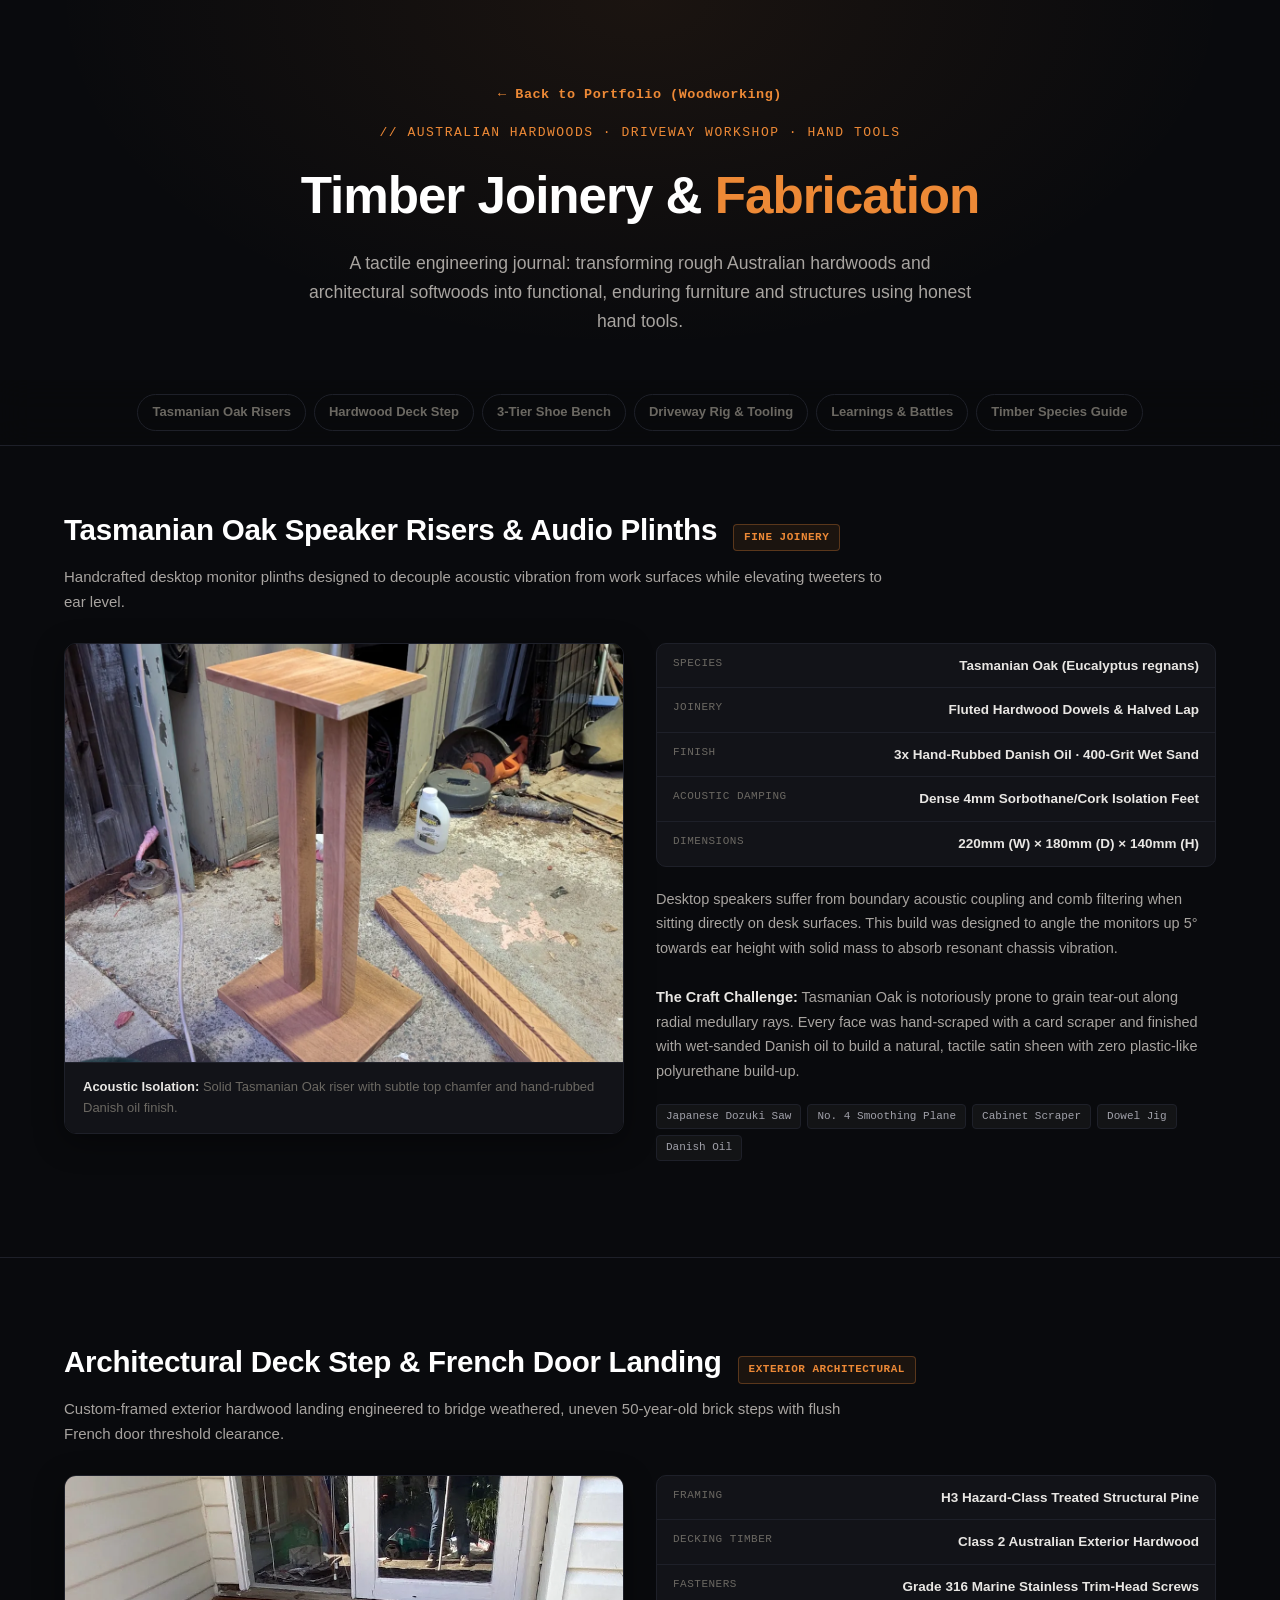
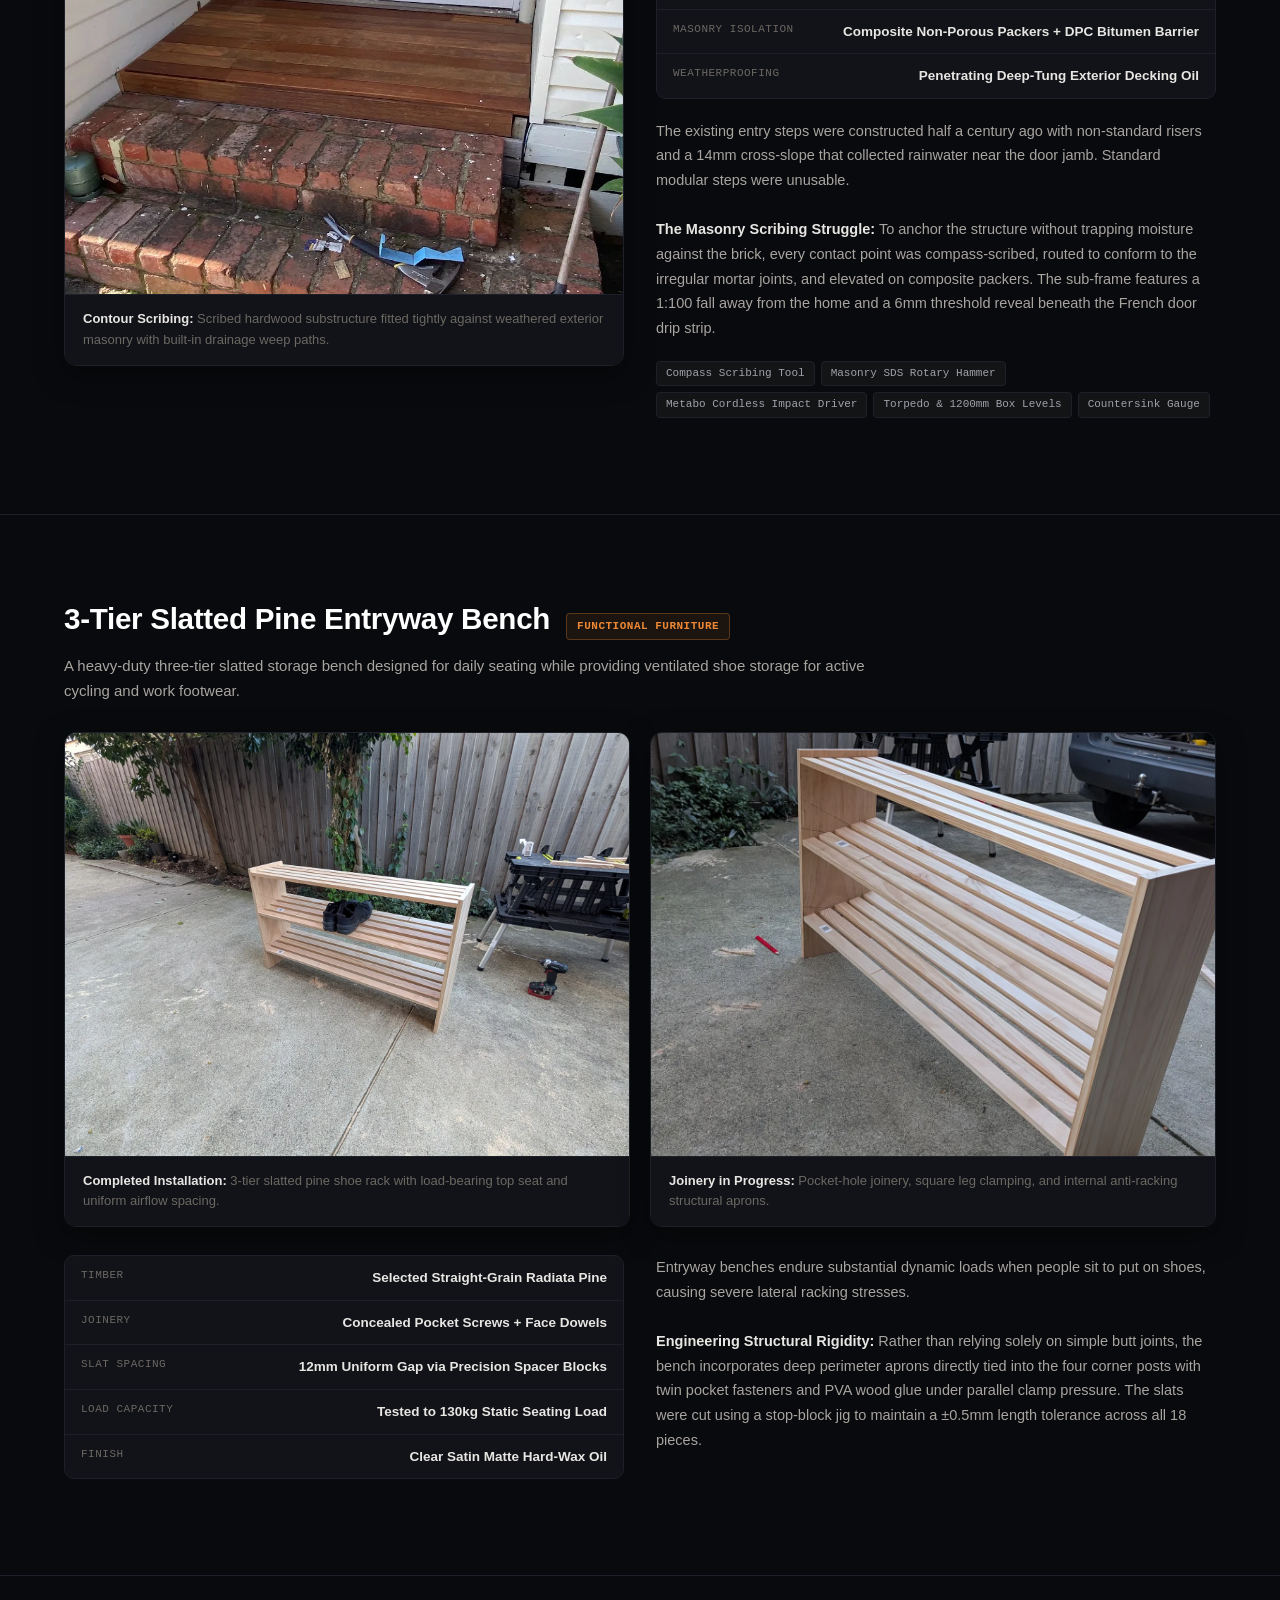
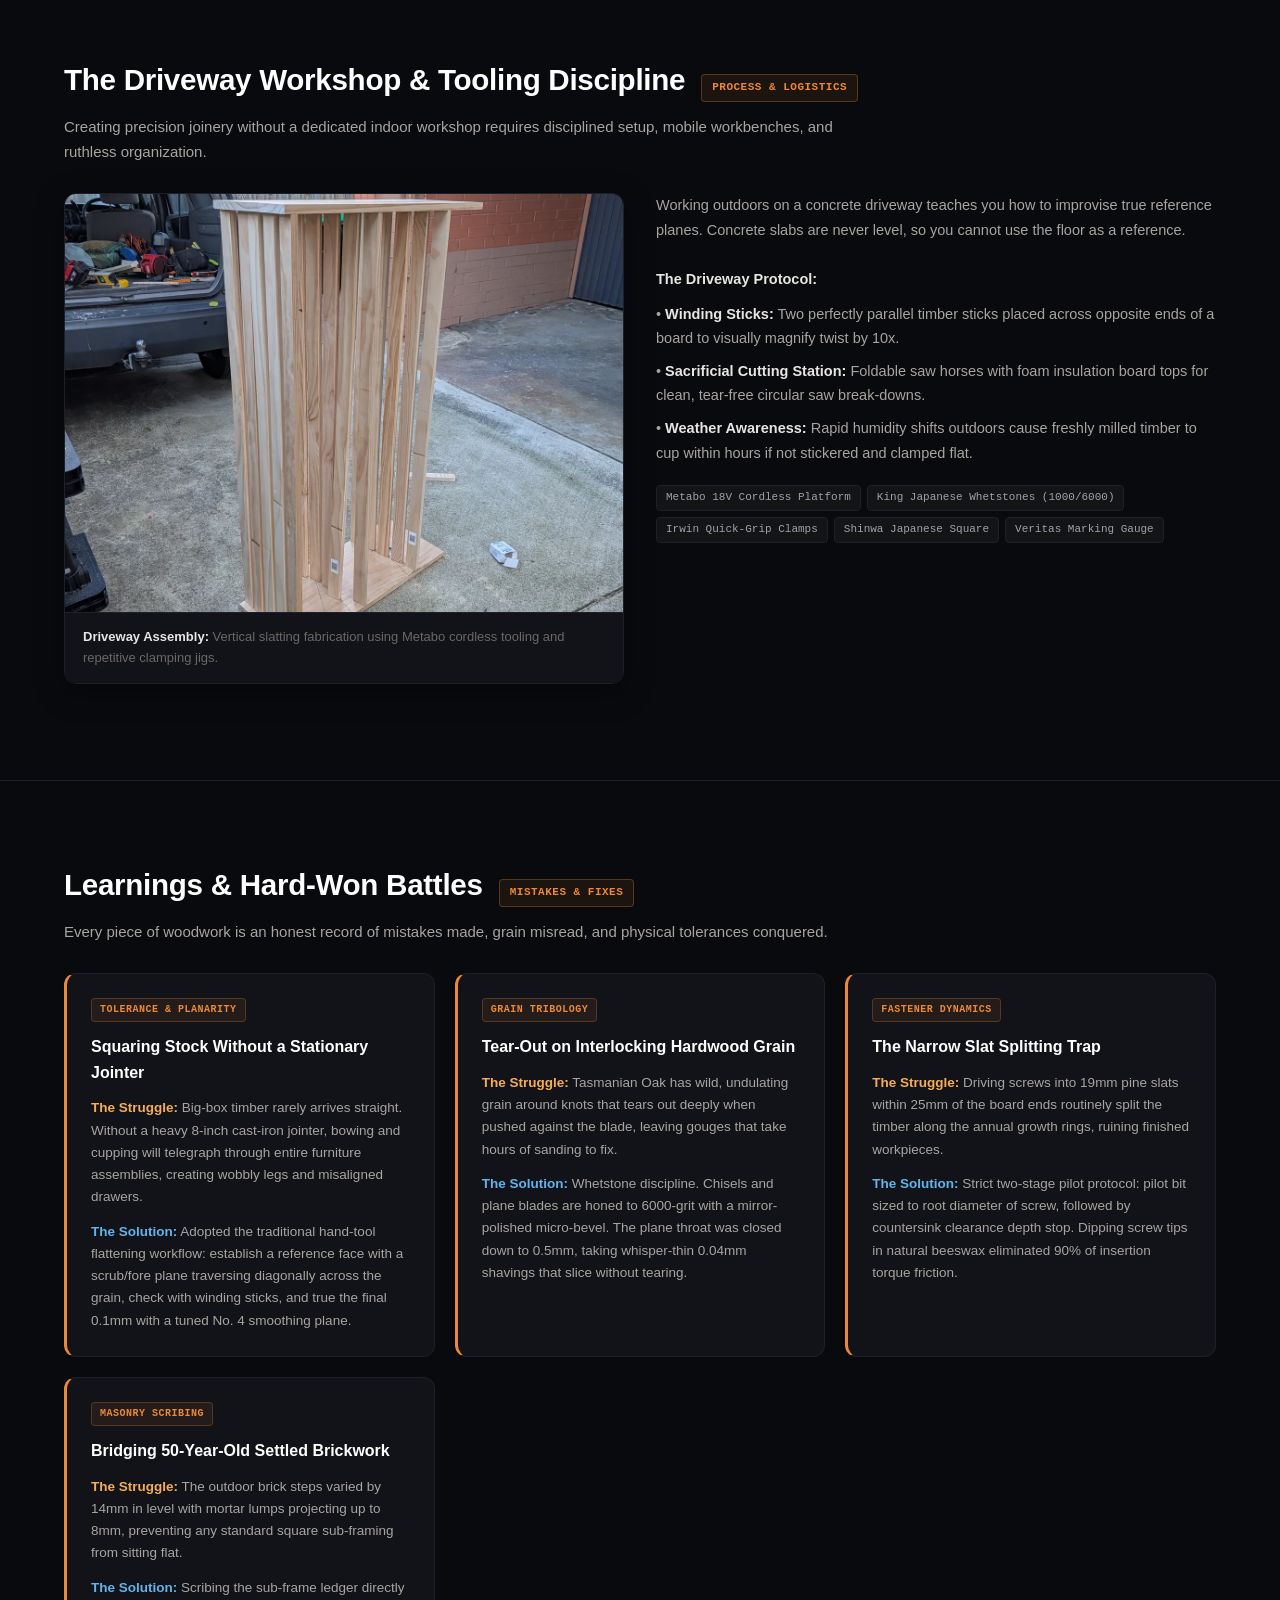
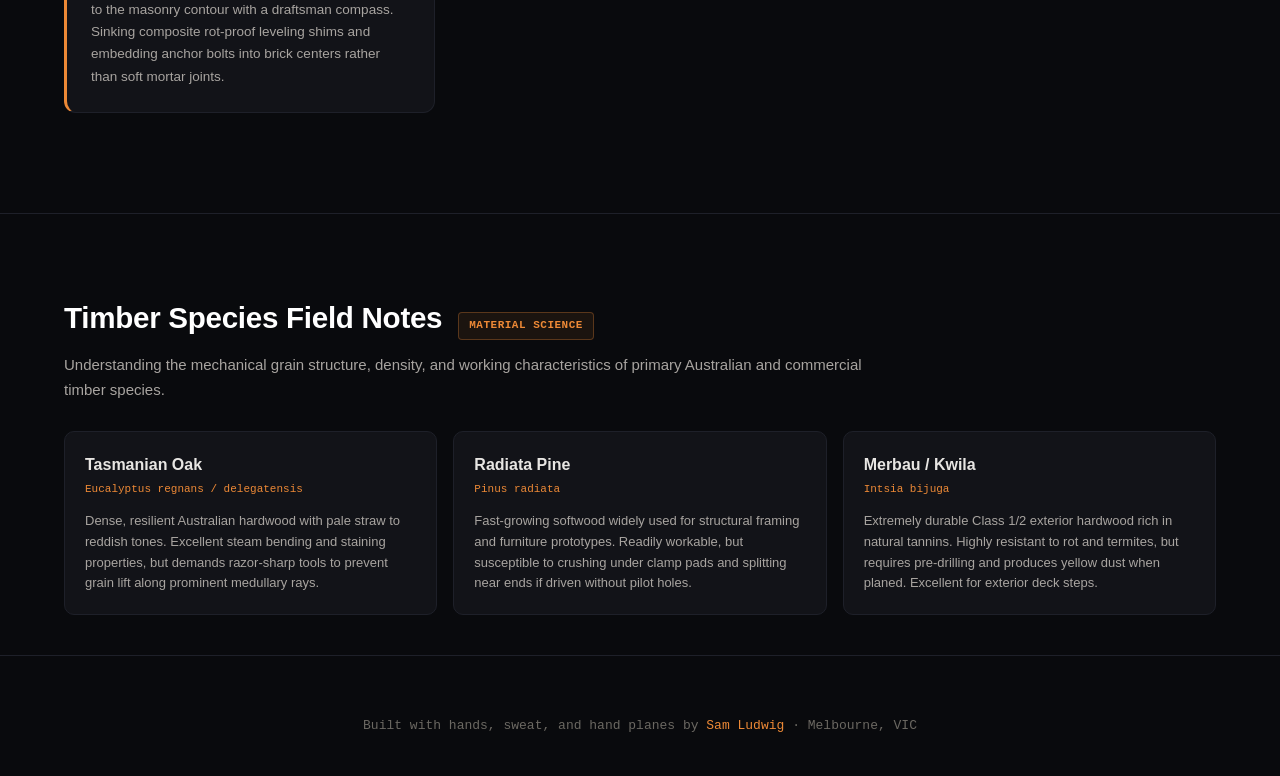
<file: woodworking.html>
<!DOCTYPE html>
<html lang="en">
<head>
    <meta charset="UTF-8">
    <meta name="viewport" content="width=device-width, initial-scale=1.0">
    <title>Timber Joinery & Workshop Fabrication — Sam Ludwig</title>
    <meta name="description" content="Handcrafted furniture, audio risers, and architectural exterior woodwork built with Australian hardwoods, hand tools, and driveway workshop constraints by Sam Ludwig.">
    <link rel="icon" type="image/svg+xml" href="favicon.svg">
    <style>
        *, *::before, *::after { box-sizing: border-box; margin: 0; padding: 0 }
        :root {
            --bg: #090a0d;
            --card: #121318;
            --card-hover: #181920;
            --border: #1e2029;
            --accent: #ed8936;
            --accent-glow: rgba(237, 137, 54, 0.15);
            --accent-subtle: rgba(237, 137, 54, 0.08);
            --text: #e8e6e3;
            --text-secondary: #a8a4a0;
            --text-dim: #6b6862;
            --font-sans: 'Inter', -apple-system, BlinkMacSystemFont, 'Segoe UI', sans-serif;
            --font-mono: 'JetBrains Mono', 'SF Mono', 'Fira Code', 'Cascadia Code', monospace;
        }
        html { scroll-behavior: smooth }
        body {
            font-family: var(--font-sans);
            background: var(--bg);
            color: var(--text);
            line-height: 1.6;
            -webkit-font-smoothing: antialiased;
        }

        /* Hero */
        .hero {
            text-align: center;
            padding: 80px 24px 44px;
            background: radial-gradient(ellipse at 50% 0%, var(--accent-subtle) 0%, transparent 65%);
        }
        .hero .back-link {
            display: inline-block;
            margin-bottom: 16px;
            color: var(--accent);
            text-decoration: none;
            font-family: var(--font-mono);
            font-size: 13.5px;
            font-weight: 600;
            letter-spacing: 0.5px;
            transition: opacity 0.2s;
        }
        .hero .back-link:hover { opacity: 0.8; }
        .hero .tagline {
            font-family: var(--font-mono);
            font-size: 13px;
            color: var(--accent);
            margin-bottom: 12px;
            letter-spacing: 1.5px;
            text-transform: uppercase;
        }
        .hero h1 {
            font-size: clamp(2rem, 5vw, 3.2rem);
            font-weight: 800;
            letter-spacing: -0.02em;
            margin-bottom: 12px;
            color: #fff;
        }
        .hero h1 .accent { color: var(--accent) }
        .hero p {
            color: var(--text-secondary);
            font-size: 1.1rem;
            max-width: 680px;
            margin: 0 auto;
            line-height: 1.65;
        }

        /* Nav */
        .wood-nav {
            display: flex;
            justify-content: center;
            gap: 8px;
            padding: 14px 20px;
            flex-wrap: wrap;
            position: sticky;
            top: 0;
            z-index: 100;
            background: rgba(9, 10, 13, 0.92);
            backdrop-filter: blur(16px);
            -webkit-backdrop-filter: blur(16px);
            border-bottom: 1px solid var(--border);
        }
        .wood-nav a {
            padding: 7px 14px;
            border-radius: 20px;
            font-size: 13px;
            font-weight: 600;
            color: var(--text-dim);
            text-decoration: none;
            border: 1px solid var(--border);
            transition: all 0.2s;
        }
        .wood-nav a:hover {
            color: var(--accent);
            border-color: var(--accent);
            background: var(--accent-subtle);
        }

        /* Sections */
        .wood-section {
            max-width: 1200px;
            margin: 0 auto;
            padding: 60px 24px 40px;
        }
        .section-header {
            display: flex;
            align-items: baseline;
            gap: 16px;
            margin-bottom: 12px;
            flex-wrap: wrap;
        }
        .section-header h2 {
            font-size: 1.85rem;
            font-weight: 700;
            letter-spacing: -0.01em;
            color: #fff;
        }
        .badge {
            font-family: var(--font-mono);
            font-size: 11px;
            font-weight: 700;
            text-transform: uppercase;
            padding: 4px 10px;
            border-radius: 4px;
            letter-spacing: 0.5px;
            background: var(--accent-subtle);
            color: var(--accent);
            border: 1px solid rgba(237, 137, 54, 0.3);
        }
        .section-desc {
            color: var(--text-secondary);
            font-size: 15px;
            max-width: 820px;
            line-height: 1.65;
            margin-bottom: 28px;
        }

        /* Two-Column Project Showcase */
        .project-showcase {
            display: grid;
            grid-template-columns: 1fr 1fr;
            gap: 32px;
            align-items: start;
            margin-bottom: 36px;
        }
        .showcase-media {
            border: 1px solid var(--border);
            border-radius: 12px;
            overflow: hidden;
            background: #000;
            box-shadow: 0 8px 30px rgba(0, 0, 0, 0.4);
        }
        .showcase-img {
            width: 100%;
            height: auto;
            display: block;
            object-fit: cover;
            aspect-ratio: 4 / 3;
            transition: transform 0.4s ease;
        }
        .showcase-media:hover .showcase-img {
            transform: scale(1.03);
        }
        .showcase-caption {
            padding: 14px 18px;
            font-size: 13px;
            color: var(--text-dim);
            border-top: 1px solid var(--border);
            background: var(--card);
        }
        .showcase-caption strong { color: var(--text); }

        .showcase-info {
            display: flex;
            flex-direction: column;
            gap: 20px;
        }
        .spec-list {
            background: var(--card);
            border: 1px solid var(--border);
            border-radius: 10px;
            overflow: hidden;
        }
        .spec-row {
            display: flex;
            justify-content: space-between;
            padding: 11px 16px;
            border-bottom: 1px solid var(--border);
            font-size: 13.5px;
        }
        .spec-row:last-child { border-bottom: none; }
        .spec-key {
            font-family: var(--font-mono);
            font-size: 11px;
            text-transform: uppercase;
            letter-spacing: 0.5px;
            color: var(--text-dim);
        }
        .spec-val {
            font-weight: 600;
            color: var(--text);
            text-align: right;
        }

        .showcase-narrative {
            font-size: 14.5px;
            color: var(--text-secondary);
            line-height: 1.7;
        }
        .showcase-narrative strong { color: var(--text); }

        .tools-pills {
            display: flex;
            flex-wrap: wrap;
            gap: 6px;
        }
        .tool-pill {
            font-family: var(--font-mono);
            font-size: 11px;
            background: rgba(255, 255, 255, 0.04);
            border: 1px solid var(--border);
            padding: 3px 9px;
            border-radius: 4px;
            color: #a1a1aa;
        }

        /* Dual Photo Grid */
        .dual-photo-grid {
            display: grid;
            grid-template-columns: 1fr 1fr;
            gap: 20px;
            margin-bottom: 28px;
        }

        /* Struggles Section */
        .battles-grid {
            display: grid;
            grid-template-columns: repeat(auto-fit, minmax(320px, 1fr));
            gap: 20px;
            margin: 24px 0 40px;
        }
        .battle-card {
            background: var(--card);
            border: 1px solid var(--border);
            border-left: 3px solid var(--accent);
            border-radius: 12px;
            padding: 24px;
            display: flex;
            flex-direction: column;
            gap: 12px;
            transition: all 0.3s;
        }
        .battle-card:hover {
            border-color: var(--accent);
            transform: translateY(-2px);
            box-shadow: 0 10px 25px rgba(237, 137, 54, 0.08);
        }
        .battle-tag {
            font-family: var(--font-mono);
            font-size: 10px;
            font-weight: 700;
            letter-spacing: 0.5px;
            text-transform: uppercase;
            color: var(--accent);
            background: var(--accent-subtle);
            border: 1px solid rgba(237, 137, 54, 0.25);
            padding: 3px 8px;
            border-radius: 4px;
            align-self: flex-start;
        }
        .battle-card h4 {
            font-size: 16px;
            font-weight: 700;
            color: #fff;
            margin: 0;
        }
        .battle-desc {
            font-size: 13.5px;
            color: var(--text-secondary);
            line-height: 1.65;
            margin: 0;
        }
        .battle-desc strong {
            color: var(--text);
        }
        .battle-desc .challenge { color: #f6ad55; font-weight: 600; }
        .battle-desc .solution { color: #63b3ed; font-weight: 600; }

        /* Timber Species Grid */
        .species-grid {
            display: grid;
            grid-template-columns: repeat(auto-fit, minmax(260px, 1fr));
            gap: 16px;
            margin-top: 20px;
        }
        .species-card {
            background: var(--card);
            border: 1px solid var(--border);
            border-radius: 10px;
            padding: 20px;
        }
        .species-name {
            font-size: 16px;
            font-weight: 700;
            color: var(--text);
            margin-bottom: 4px;
        }
        .species-latin {
            font-family: var(--font-mono);
            font-size: 11px;
            color: var(--accent);
            margin-bottom: 12px;
        }
        .species-notes {
            font-size: 13px;
            color: var(--text-secondary);
            line-height: 1.6;
        }

        .divider {
            border: none;
            border-top: 1px solid var(--border);
            margin: 20px 0;
        }

        /* Footer */
        footer {
            text-align: center;
            padding: 60px 24px 40px;
            border-top: 1px solid var(--border);
            color: var(--text-dim);
            font-size: 13px;
            font-family: var(--font-mono);
        }
        footer a { color: var(--accent); text-decoration: none; }
        footer a:hover { text-decoration: underline; }

        /* Responsive */
        @media (max-width: 860px) {
            .project-showcase, .dual-photo-grid {
                grid-template-columns: 1fr;
                gap: 24px;
            }
        }
        @media (max-width: 640px) {
            .wood-section { padding: 48px 16px 28px; }
            .hero { padding: 60px 16px 36px; }
        }
    </style>
</head>
<body>

    <!-- Hero -->
    <header class="hero">
        <a href="index.html#woodworking" class="back-link">← Back to Portfolio (Woodworking)</a>
        <p class="tagline">// AUSTRALIAN HARDWOODS · DRIVEWAY WORKSHOP · HAND TOOLS</p>
        <h1>Timber Joinery & <span class="accent">Fabrication</span></h1>
        <p>A tactile engineering journal: transforming rough Australian hardwoods and architectural softwoods into functional, enduring furniture and structures using honest hand tools.</p>
    </header>

    <!-- Navigation -->
    <nav class="wood-nav">
        <a href="#speaker-stands">Tasmanian Oak Risers</a>
        <a href="#deck-landing">Hardwood Deck Step</a>
        <a href="#shoe-bench">3-Tier Shoe Bench</a>
        <a href="#driveway-workshop">Driveway Rig & Tooling</a>
        <a href="#hard-won-lessons">Learnings & Battles</a>
        <a href="#timber-species">Timber Species Guide</a>
    </nav>

    <!-- Project 1: Tasmanian Oak Audio Risers -->
    <section class="wood-section" id="speaker-stands">
        <div class="section-header">
            <h2>Tasmanian Oak <span class="accent">Speaker Risers & Audio Plinths</span></h2>
            <span class="badge">Fine Joinery</span>
        </div>
        <p class="section-desc">Handcrafted desktop monitor plinths designed to decouple acoustic vibration from work surfaces while elevating tweeters to ear level.</p>

        <div class="project-showcase">
            <div class="showcase-media">
                <img src="images/wood-speaker-stand.webp" alt="Handcrafted Tasmanian Oak speaker riser" class="showcase-img" loading="lazy">
                <div class="showcase-caption">
                    <strong>Acoustic Isolation:</strong> Solid Tasmanian Oak riser with subtle top chamfer and hand-rubbed Danish oil finish.
                </div>
            </div>

            <div class="showcase-info">
                <div class="spec-list">
                    <div class="spec-row">
                        <span class="spec-key">Species</span>
                        <span class="spec-val">Tasmanian Oak (Eucalyptus regnans)</span>
                    </div>
                    <div class="spec-row">
                        <span class="spec-key">Joinery</span>
                        <span class="spec-val">Fluted Hardwood Dowels & Halved Lap</span>
                    </div>
                    <div class="spec-row">
                        <span class="spec-key">Finish</span>
                        <span class="spec-val">3x Hand-Rubbed Danish Oil · 400-Grit Wet Sand</span>
                    </div>
                    <div class="spec-row">
                        <span class="spec-key">Acoustic Damping</span>
                        <span class="spec-val">Dense 4mm Sorbothane/Cork Isolation Feet</span>
                    </div>
                    <div class="spec-row">
                        <span class="spec-key">Dimensions</span>
                        <span class="spec-val">220mm (W) × 180mm (D) × 140mm (H)</span>
                    </div>
                </div>

                <div class="showcase-narrative">
                    Desktop speakers suffer from boundary acoustic coupling and comb filtering when sitting directly on desk surfaces. This build was designed to angle the monitors up 5° towards ear height with solid mass to absorb resonant chassis vibration.
                    <br><br>
                    <strong>The Craft Challenge:</strong> Tasmanian Oak is notoriously prone to grain tear-out along radial medullary rays. Every face was hand-scraped with a card scraper and finished with wet-sanded Danish oil to build a natural, tactile satin sheen with zero plastic-like polyurethane build-up.
                </div>

                <div class="tools-pills">
                    <span class="tool-pill">Japanese Dozuki Saw</span>
                    <span class="tool-pill">No. 4 Smoothing Plane</span>
                    <span class="tool-pill">Cabinet Scraper</span>
                    <span class="tool-pill">Dowel Jig</span>
                    <span class="tool-pill">Danish Oil</span>
                </div>
            </div>
        </div>
    </section>

    <div class="divider"></div>

    <!-- Project 2: Hardwood Deck Landing -->
    <section class="wood-section" id="deck-landing">
        <div class="section-header">
            <h2>Architectural <span class="accent">Deck Step & French Door Landing</span></h2>
            <span class="badge">Exterior Architectural</span>
        </div>
        <p class="section-desc">Custom-framed exterior hardwood landing engineered to bridge weathered, uneven 50-year-old brick steps with flush French door threshold clearance.</p>

        <div class="project-showcase">
            <div class="showcase-media">
                <img src="images/wood-deck-step.webp" alt="Custom hardwood deck landing over exterior brick steps" class="showcase-img" loading="lazy">
                <div class="showcase-caption">
                    <strong>Contour Scribing:</strong> Scribed hardwood substructure fitted tightly against weathered exterior masonry with built-in drainage weep paths.
                </div>
            </div>

            <div class="showcase-info">
                <div class="spec-list">
                    <div class="spec-row">
                        <span class="spec-key">Framing</span>
                        <span class="spec-val">H3 Hazard-Class Treated Structural Pine</span>
                    </div>
                    <div class="spec-row">
                        <span class="spec-key">Decking Timber</span>
                        <span class="spec-val">Class 2 Australian Exterior Hardwood</span>
                    </div>
                    <div class="spec-row">
                        <span class="spec-key">Fasteners</span>
                        <span class="spec-val">Grade 316 Marine Stainless Trim-Head Screws</span>
                    </div>
                    <div class="spec-row">
                        <span class="spec-key">Masonry Isolation</span>
                        <span class="spec-val">Composite Non-Porous Packers + DPC Bitumen Barrier</span>
                    </div>
                    <div class="spec-row">
                        <span class="spec-key">Weatherproofing</span>
                        <span class="spec-val">Penetrating Deep-Tung Exterior Decking Oil</span>
                    </div>
                </div>

                <div class="showcase-narrative">
                    The existing entry steps were constructed half a century ago with non-standard risers and a 14mm cross-slope that collected rainwater near the door jamb. Standard modular steps were unusable.
                    <br><br>
                    <strong>The Masonry Scribing Struggle:</strong> To anchor the structure without trapping moisture against the brick, every contact point was compass-scribed, routed to conform to the irregular mortar joints, and elevated on composite packers. The sub-frame features a 1:100 fall away from the home and a 6mm threshold reveal beneath the French door drip strip.
                </div>

                <div class="tools-pills">
                    <span class="tool-pill">Compass Scribing Tool</span>
                    <span class="tool-pill">Masonry SDS Rotary Hammer</span>
                    <span class="tool-pill">Metabo Cordless Impact Driver</span>
                    <span class="tool-pill">Torpedo & 1200mm Box Levels</span>
                    <span class="tool-pill">Countersink Gauge</span>
                </div>
            </div>
        </div>
    </section>

    <div class="divider"></div>

    <!-- Project 3: 3-Tier Slatted Pine Shoe Bench -->
    <section class="wood-section" id="shoe-bench">
        <div class="section-header">
            <h2>3-Tier Slatted <span class="accent">Pine Entryway Bench</span></h2>
            <span class="badge">Functional Furniture</span>
        </div>
        <p class="section-desc">A heavy-duty three-tier slatted storage bench designed for daily seating while providing ventilated shoe storage for active cycling and work footwear.</p>

        <div class="dual-photo-grid">
            <div class="showcase-media">
                <img src="images/wood-shoe-bench.webp" alt="Completed 3-tier slatted pine shoe bench" class="showcase-img" loading="lazy">
                <div class="showcase-caption">
                    <strong>Completed Installation:</strong> 3-tier slatted pine shoe rack with load-bearing top seat and uniform airflow spacing.
                </div>
            </div>
            <div class="showcase-media">
                <img src="images/wood-shoe-bench-build.webp" alt="Shoe bench frame assembly and joinery in progress" class="showcase-img" loading="lazy">
                <div class="showcase-caption">
                    <strong>Joinery in Progress:</strong> Pocket-hole joinery, square leg clamping, and internal anti-racking structural aprons.
                </div>
            </div>
        </div>

        <div class="project-showcase" style="margin-top: 16px;">
            <div class="showcase-info">
                <div class="spec-list">
                    <div class="spec-row">
                        <span class="spec-key">Timber</span>
                        <span class="spec-val">Selected Straight-Grain Radiata Pine</span>
                    </div>
                    <div class="spec-row">
                        <span class="spec-key">Joinery</span>
                        <span class="spec-val">Concealed Pocket Screws + Face Dowels</span>
                    </div>
                    <div class="spec-row">
                        <span class="spec-key">Slat Spacing</span>
                        <span class="spec-val">12mm Uniform Gap via Precision Spacer Blocks</span>
                    </div>
                    <div class="spec-row">
                        <span class="spec-key">Load Capacity</span>
                        <span class="spec-val">Tested to 130kg Static Seating Load</span>
                    </div>
                    <div class="spec-row">
                        <span class="spec-key">Finish</span>
                        <span class="spec-val">Clear Satin Matte Hard-Wax Oil</span>
                    </div>
                </div>
            </div>

            <div class="showcase-narrative">
                Entryway benches endure substantial dynamic loads when people sit to put on shoes, causing severe lateral racking stresses. 
                <br><br>
                <strong>Engineering Structural Rigidity:</strong> Rather than relying solely on simple butt joints, the bench incorporates deep perimeter aprons directly tied into the four corner posts with twin pocket fasteners and PVA wood glue under parallel clamp pressure. The slats were cut using a stop-block jig to maintain a ±0.5mm length tolerance across all 18 pieces.
            </div>
        </div>
    </section>

    <div class="divider"></div>

    <!-- Project 4: Driveway Workshop & Tooling -->
    <section class="wood-section" id="driveway-workshop">
        <div class="section-header">
            <h2>The Driveway Workshop <span class="accent">& Tooling Discipline</span></h2>
            <span class="badge">Process & Logistics</span>
        </div>
        <p class="section-desc">Creating precision joinery without a dedicated indoor workshop requires disciplined setup, mobile workbenches, and ruthless organization.</p>

        <div class="project-showcase">
            <div class="showcase-media">
                <img src="images/wood-slat-plinth.webp" alt="Driveway fabrication of vertical slatted timber plinth" class="showcase-img" loading="lazy">
                <div class="showcase-caption">
                    <strong>Driveway Assembly:</strong> Vertical slatting fabrication using Metabo cordless tooling and repetitive clamping jigs.
                </div>
            </div>

            <div class="showcase-info">
                <div class="showcase-narrative">
                    Working outdoors on a concrete driveway teaches you how to improvise true reference planes. Concrete slabs are never level, so you cannot use the floor as a reference.
                    <br><br>
                    <strong>The Driveway Protocol:</strong>
                    <ul style="list-style: none; padding: 0; margin-top: 10px; display: flex; flex-direction: column; gap: 8px;">
                        <li>• <strong>Winding Sticks:</strong> Two perfectly parallel timber sticks placed across opposite ends of a board to visually magnify twist by 10x.</li>
                        <li>• <strong>Sacrificial Cutting Station:</strong> Foldable saw horses with foam insulation board tops for clean, tear-free circular saw break-downs.</li>
                        <li>• <strong>Weather Awareness:</strong> Rapid humidity shifts outdoors cause freshly milled timber to cup within hours if not stickered and clamped flat.</li>
                    </ul>
                </div>

                <div class="tools-pills">
                    <span class="tool-pill">Metabo 18V Cordless Platform</span>
                    <span class="tool-pill">King Japanese Whetstones (1000/6000)</span>
                    <span class="tool-pill">Irwin Quick-Grip Clamps</span>
                    <span class="tool-pill">Shinwa Japanese Square</span>
                    <span class="tool-pill">Veritas Marking Gauge</span>
                </div>
            </div>
        </div>
    </section>

    <div class="divider"></div>

    <!-- Hard-Won Battles & Lessons -->
    <section class="wood-section" id="hard-won-lessons">
        <div class="section-header">
            <h2>Learnings & <span class="accent">Hard-Won Battles</span></h2>
            <span class="badge">Mistakes & Fixes</span>
        </div>
        <p class="section-desc">Every piece of woodwork is an honest record of mistakes made, grain misread, and physical tolerances conquered.</p>

        <div class="battles-grid">
            <div class="battle-card">
                <span class="battle-tag">TOLERANCE & PLANARITY</span>
                <h4>Squaring Stock Without a Stationary Jointer</h4>
                <p class="battle-desc"><span class="challenge">The Struggle:</span> Big-box timber rarely arrives straight. Without a heavy 8-inch cast-iron jointer, bowing and cupping will telegraph through entire furniture assemblies, creating wobbly legs and misaligned drawers.</p>
                <p class="battle-desc"><span class="solution">The Solution:</span> Adopted the traditional hand-tool flattening workflow: establish a reference face with a scrub/fore plane traversing diagonally across the grain, check with winding sticks, and true the final 0.1mm with a tuned No. 4 smoothing plane.</p>
            </div>

            <div class="battle-card">
                <span class="battle-tag">GRAIN TRIBOLOGY</span>
                <h4>Tear-Out on Interlocking Hardwood Grain</h4>
                <p class="battle-desc"><span class="challenge">The Struggle:</span> Tasmanian Oak has wild, undulating grain around knots that tears out deeply when pushed against the blade, leaving gouges that take hours of sanding to fix.</p>
                <p class="battle-desc"><span class="solution">The Solution:</span> Whetstone discipline. Chisels and plane blades are honed to 6000-grit with a mirror-polished micro-bevel. The plane throat was closed down to 0.5mm, taking whisper-thin 0.04mm shavings that slice without tearing.</p>
            </div>

            <div class="battle-card">
                <span class="battle-tag">FASTENER DYNAMICS</span>
                <h4>The Narrow Slat Splitting Trap</h4>
                <p class="battle-desc"><span class="challenge">The Struggle:</span> Driving screws into 19mm pine slats within 25mm of the board ends routinely split the timber along the annual growth rings, ruining finished workpieces.</p>
                <p class="battle-desc"><span class="solution">The Solution:</span> Strict two-stage pilot protocol: pilot bit sized to root diameter of screw, followed by countersink clearance depth stop. Dipping screw tips in natural beeswax eliminated 90% of insertion torque friction.</p>
            </div>

            <div class="battle-card">
                <span class="battle-tag">MASONRY SCRIBING</span>
                <h4>Bridging 50-Year-Old Settled Brickwork</h4>
                <p class="battle-desc"><span class="challenge">The Struggle:</span> The outdoor brick steps varied by 14mm in level with mortar lumps projecting up to 8mm, preventing any standard square sub-framing from sitting flat.</p>
                <p class="battle-desc"><span class="solution">The Solution:</span> Scribing the sub-frame ledger directly to the masonry contour with a draftsman compass. Sinking composite rot-proof leveling shims and embedding anchor bolts into brick centers rather than soft mortar joints.</p>
            </div>
        </div>
    </section>

    <div class="divider"></div>

    <!-- Timber Species Reference -->
    <section class="wood-section" id="timber-species">
        <div class="section-header">
            <h2>Timber Species <span class="accent">Field Notes</span></h2>
            <span class="badge">Material Science</span>
        </div>
        <p class="section-desc">Understanding the mechanical grain structure, density, and working characteristics of primary Australian and commercial timber species.</p>

        <div class="species-grid">
            <div class="species-card">
                <div class="species-name">Tasmanian Oak</div>
                <div class="species-latin">Eucalyptus regnans / delegatensis</div>
                <div class="species-notes">
                    Dense, resilient Australian hardwood with pale straw to reddish tones. Excellent steam bending and staining properties, but demands razor-sharp tools to prevent grain lift along prominent medullary rays.
                </div>
            </div>

            <div class="species-card">
                <div class="species-name">Radiata Pine</div>
                <div class="species-latin">Pinus radiata</div>
                <div class="species-notes">
                    Fast-growing softwood widely used for structural framing and furniture prototypes. Readily workable, but susceptible to crushing under clamp pads and splitting near ends if driven without pilot holes.
                </div>
            </div>

            <div class="species-card">
                <div class="species-name">Merbau / Kwila</div>
                <div class="species-latin">Intsia bijuga</div>
                <div class="species-notes">
                    Extremely durable Class 1/2 exterior hardwood rich in natural tannins. Highly resistant to rot and termites, but requires pre-drilling and produces yellow dust when planed. Excellent for exterior deck steps.
                </div>
            </div>
        </div>
    </section>

    <!-- Footer -->
    <footer>
        <p>Built with hands, sweat, and hand planes by <a href="index.html">Sam Ludwig</a> &middot; Melbourne, VIC</p>
    </footer>

</body>
</html>
</file>
